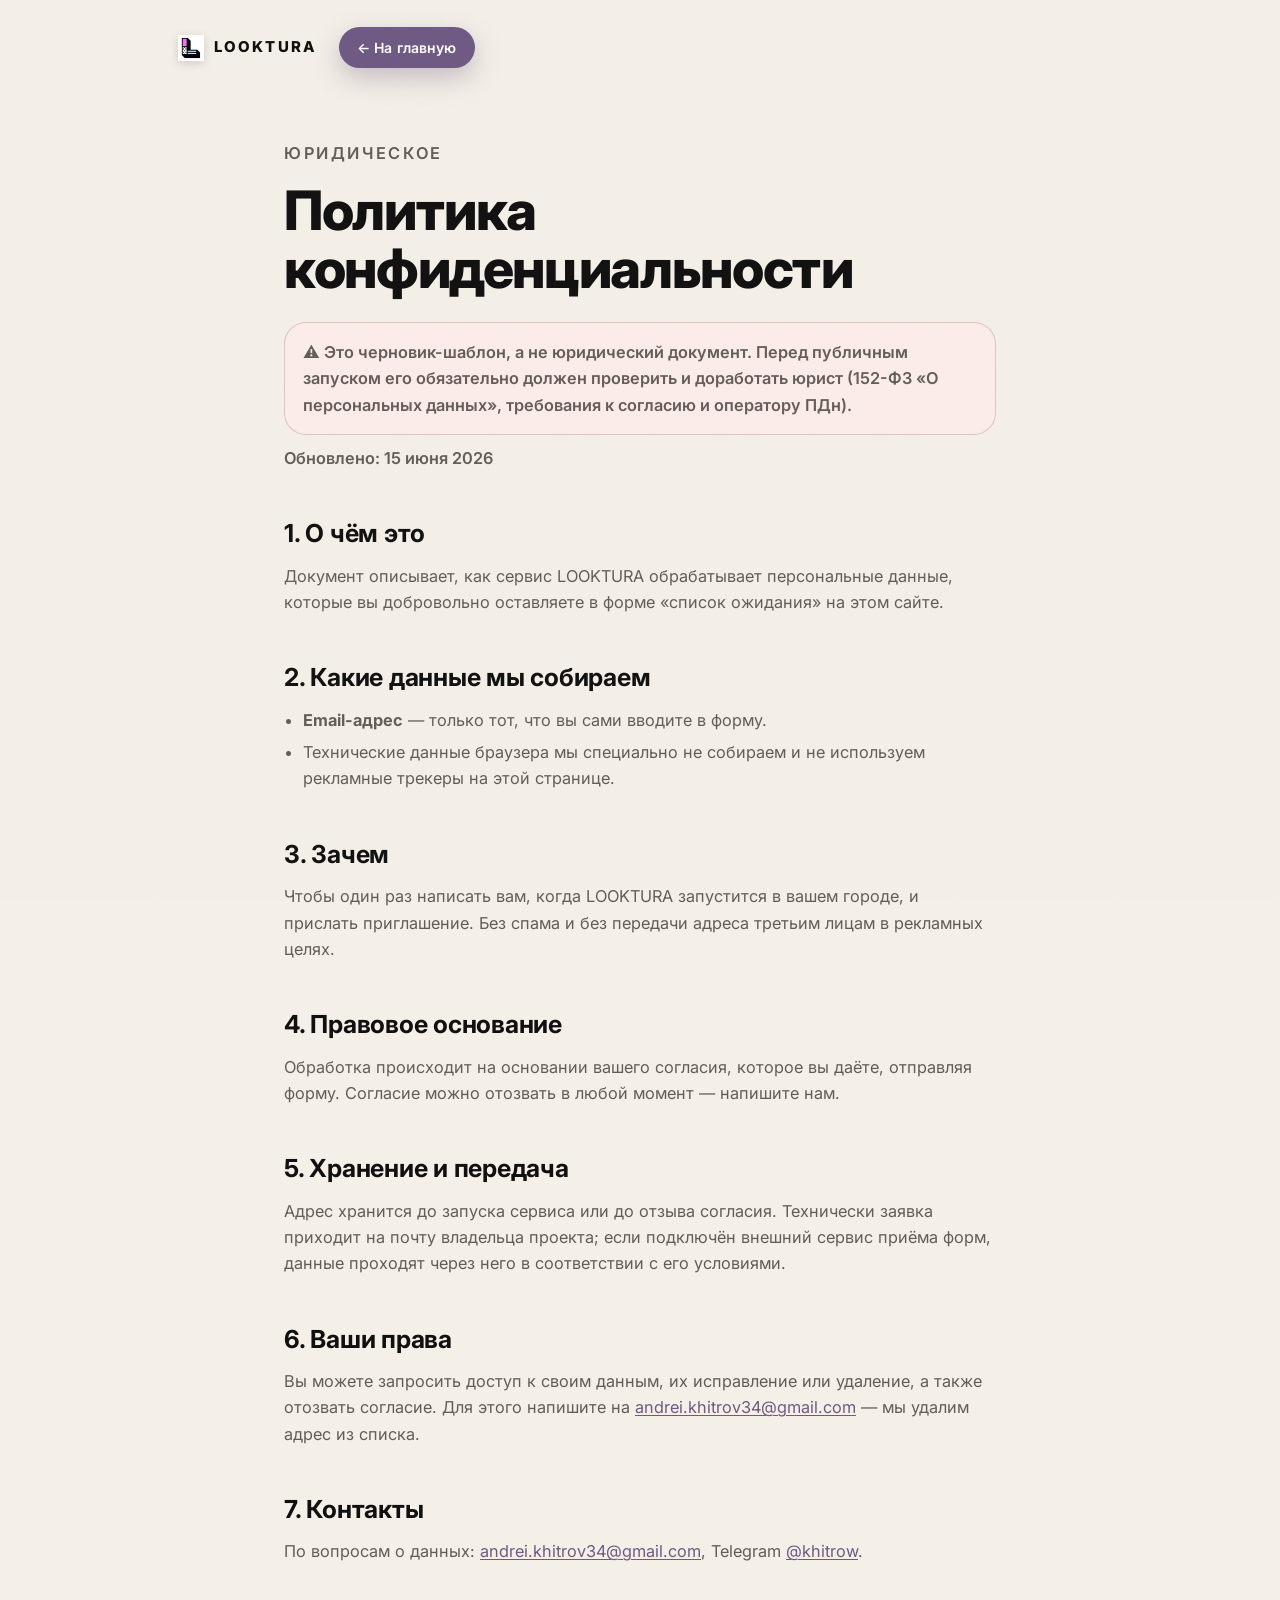
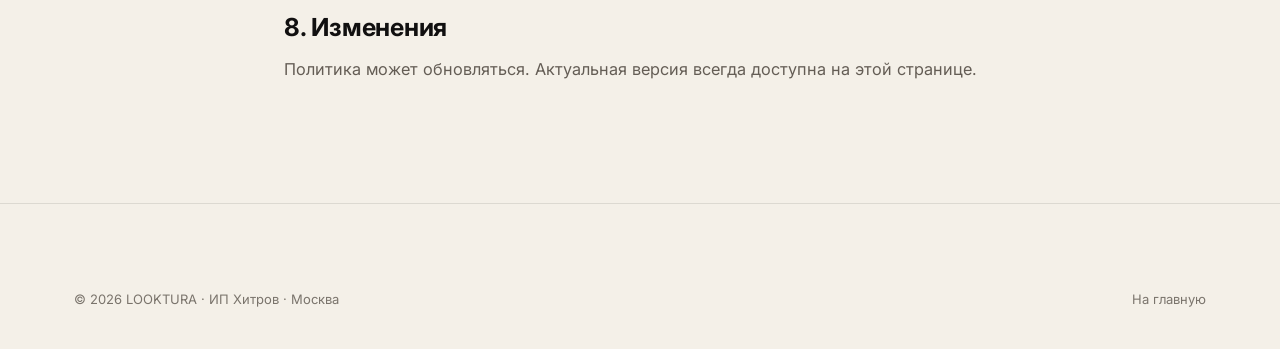
<file: privacy.html>
<!DOCTYPE html>
<html lang="ru" class="no-js">
<head>
<meta charset="UTF-8" />
<meta name="viewport" content="width=device-width, initial-scale=1, viewport-fit=cover" />
<title>Политика конфиденциальности — LOOKTURA</title>
<meta name="description" content="Как LOOKTURA обрабатывает email, оставленный в форме списка ожидания." />
<meta name="theme-color" content="#F4F0E8" />
<meta name="robots" content="noindex" />
<link rel="preconnect" href="https://fonts.googleapis.com" />
<link rel="preconnect" href="https://fonts.gstatic.com" crossorigin />
<link href="https://fonts.googleapis.com/css2?family=Inter:wght@400;500;600;700;800&display=swap" rel="stylesheet" />
<link rel="icon" type="image/svg+xml" href="assets/favicon.svg" />
<link rel="stylesheet" href="home.css?v=112" />
<style>
  .legal{max-width:760px;margin:0 auto;padding:140px 24px 100px}
  .legal h1{font-weight:800;font-size:clamp(2.1rem,5.4vw,3.4rem);line-height:1.06;letter-spacing:-.025em;margin:14px 0 0;color:var(--ink)}
  .legal h2{font-weight:700;font-size:clamp(1.25rem,2.4vw,1.55rem);margin:44px 0 10px;letter-spacing:-.01em;color:var(--ink)}
  .legal p,.legal li{color:#645D55;line-height:1.62;font-size:1.02rem}
  .legal ul{padding-left:1.2em;margin:8px 0}
  .legal li{margin:6px 0}
  .legal a{color:var(--accent-deep);text-decoration:underline;text-underline-offset:2px}
  .legal-draft{background:#FBEDE9;border:1px solid rgba(140,47,35,.22);color:#8C2F23;font-weight:600;
    padding:16px 18px;border-radius:var(--r);margin:24px 0 6px;line-height:1.5}
  .legal-meta{font-size:.92rem;color:var(--muted);font-weight:600;margin-top:10px}
  /* this page has no burger menu — keep the back button at every width */
  .nav__cta{display:inline-flex !important}
  @media (max-width:560px){
    .legal{padding:118px 18px 70px}
    .legal h1{font-size:1.85rem}
  }
</style>
</head>
<body>
<script>document.documentElement.classList.remove('no-js');document.documentElement.classList.add('js');</script>

<header class="nav" id="nav">
  <div class="nav__pill">
    <a class="nav__logo" href="index.html" aria-label="LOOKTURA — на главную">
      <img class="mark" src="assets/logo.svg" alt="" aria-hidden="true" />
      <span class="nav__word">LOOKTURA</span>
    </a>
    <a class="btn nav__cta" href="index.html">← На главную</a>
  </div>
</header>

<main class="legal">
  <p class="eyebrow">Юридическое</p>
  <h1>Политика конфиденциальности</h1>
  <p class="legal-draft">⚠ Это черновик-шаблон, а не юридический документ. Перед публичным запуском его обязательно должен проверить и доработать юрист (152-ФЗ «О персональных данных», требования к согласию и оператору ПДн).</p>
  <p class="legal-meta">Обновлено: 15 июня 2026</p>

  <h2>1. О чём это</h2>
  <p>Документ описывает, как сервис LOOKTURA обрабатывает персональные данные, которые вы добровольно оставляете в форме «список ожидания» на этом сайте.</p>

  <h2>2. Какие данные мы собираем</h2>
  <ul>
    <li><b>Email-адрес</b> — только тот, что вы сами вводите в форму.</li>
    <li>Технические данные браузера мы специально не собираем и не используем рекламные трекеры на этой странице.</li>
  </ul>

  <h2>3. Зачем</h2>
  <p>Чтобы один раз написать вам, когда LOOKTURA запустится в вашем городе, и прислать приглашение. Без спама и без передачи адреса третьим лицам в рекламных целях.</p>

  <h2>4. Правовое основание</h2>
  <p>Обработка происходит на основании вашего согласия, которое вы даёте, отправляя форму. Согласие можно отозвать в любой момент — напишите нам.</p>

  <h2>5. Хранение и передача</h2>
  <p>Адрес хранится до запуска сервиса или до отзыва согласия. Технически заявка приходит на почту владельца проекта; если подключён внешний сервис приёма форм, данные проходят через него в соответствии с его условиями.</p>

  <h2>6. Ваши права</h2>
  <p>Вы можете запросить доступ к своим данным, их исправление или удаление, а также отозвать согласие. Для этого напишите на <a href="mailto:andrei.khitrov34@gmail.com">andrei.khitrov34@gmail.com</a> — мы удалим адрес из списка.</p>

  <h2>7. Контакты</h2>
  <p>По вопросам о данных: <a href="mailto:andrei.khitrov34@gmail.com">andrei.khitrov34@gmail.com</a>, Telegram <a href="https://t.me/khitrow" target="_blank" rel="noopener">@khitrow</a>.</p>

  <h2>8. Изменения</h2>
  <p>Политика может обновляться. Актуальная версия всегда доступна на этой странице.</p>
</main>

<footer class="foot">
  <div class="wrap">
    <div class="foot__bottom" style="margin-top:0;border-top:none">
      <span>© 2026 LOOKTURA · ИП Хитров · Москва</span>
      <a href="index.html">На главную</a>
    </div>
  </div>
</footer>
</body>
</html>
</file>
<file: home.css>
/* ============================================================
   LOOKTURA — landing
   Light, premium, liquid-glass. Brand tokens from the app
   (Theme.swift ivory). Inter throughout. One light theme, locked.
   "Liquid glass" here is a web frosted-glass APPROXIMATION
   (backdrop-filter + inner highlight), not Apple's native material.
   ============================================================ */

:root{
  --ivory:#F4F0E8;
  --surface:#FFFFFF;
  --ink:#111010;
  --muted:#7A746C;
  --line:rgba(17,16,16,.10);
  --pill:#E8E3D8;
  --stage:#EAE3D3;

  --accent:#9E8BAF;       /* lavender (brand accent, locked) */
  --accent-deep:#6E5A82;  /* CTA */
  --pop:#C7E04A;          /* lime — used very sparingly */

  --logo-pink:#ED8CED;
  --logo-cyan:#99F2F5;

  --r:22px;
  --r-lg:30px;
  --maxw:1180px;

  --shadow:0 22px 60px rgba(17,16,16,.12);
  --shadow-soft:0 12px 34px rgba(110,90,130,.14);

  --glass-blur:blur(22px) saturate(165%);
}

*{box-sizing:border-box}
html{ -webkit-text-size-adjust:100%; }
body{
  margin:0;
  font-family:Inter,system-ui,-apple-system,Segoe UI,Roboto,sans-serif;
  color:var(--ink);
  background:var(--ivory);
  line-height:1.5;
  -webkit-font-smoothing:antialiased;
  text-rendering:optimizeLegibility;
  overflow-x:hidden;
}
img{max-width:100%;display:block}
a{color:inherit;text-decoration:none}
button{font-family:inherit}
h1,h2,h3,h4,p{margin:0}

.wrap{max-width:var(--maxw);margin:0 auto;padding:0 24px}
.skip{position:absolute;left:-9999px;top:0;background:var(--ink);color:#fff;padding:10px 16px;border-radius:0 0 12px 0;z-index:200}
.skip:focus{left:0}

/* ---- aurora backdrop ------------------------------------- */
.aura{
  position:fixed;inset:0;z-index:-1;pointer-events:none;
  background:
    radial-gradient(46% 40% at 16% 8%,  rgba(158,139,175,.46), transparent 72%),
    radial-gradient(42% 38% at 88% 12%, rgba(153,242,245,.40), transparent 72%),
    radial-gradient(50% 46% at 82% 84%, rgba(237,140,237,.30), transparent 74%),
    radial-gradient(46% 44% at 12% 88%, rgba(199,224,74,.22), transparent 74%),
    var(--ivory);
}
.aura::after{ /* soft veil keeps text legible over the colour blobs */
  content:"";position:absolute;inset:0;
  background:radial-gradient(60% 50% at 50% 30%, rgba(244,240,232,0), rgba(244,240,232,.42) 100%);
}

/* film grain: glues the WebGL render to the page, kills aurora banding */
body::after{
  content:"";position:fixed;inset:0;z-index:90;pointer-events:none;
  background-image:url("data:image/svg+xml,%3Csvg xmlns='http://www.w3.org/2000/svg' width='160' height='160'%3E%3Cfilter id='n'%3E%3CfeTurbulence type='fractalNoise' baseFrequency='0.85' numOctaves='2' stitchTiles='stitch'/%3E%3C/filter%3E%3Crect width='160' height='160' filter='url(%23n)'/%3E%3C/svg%3E");
  background-size:160px 160px;opacity:.032;
}

/* branded chrome: selection + scrollbar (Firefox; macOS overlay bars left alone) */
::selection{background:rgba(154,119,238,.28);color:var(--ink)}
::-moz-selection{background:rgba(154,119,238,.28);color:var(--ink)}
html{scrollbar-width:thin;scrollbar-color:rgba(110,90,130,.45) transparent}
a:focus-visible{outline:2px solid var(--accent-deep);outline-offset:3px;border-radius:6px}
.faq__q:focus-visible{outline:2px solid var(--accent-deep);outline-offset:-3px;border-radius:calc(var(--r) - 4px)}

/* ---- liquid-glass utility -------------------------------- */
.glass{
  background:
    linear-gradient(135deg, rgba(158,139,175,.10), rgba(153,242,245,.07)),
    linear-gradient(135deg, rgba(255,255,255,.58), rgba(255,255,255,.22)),
    rgba(255,255,255,.16);
  -webkit-backdrop-filter:var(--glass-blur);
  backdrop-filter:var(--glass-blur);
  border:1px solid rgba(255,255,255,.6);
  box-shadow:
    inset 0 1px 0 rgba(255,255,255,.7),
    inset 0 -1px 0 rgba(255,255,255,.18),
    var(--shadow-soft);
}
@media (prefers-reduced-transparency:reduce){
  .glass{ background:rgba(255,255,255,.96); -webkit-backdrop-filter:none; backdrop-filter:none; }
}

/* ---- buttons --------------------------------------------- */
.btn{
  display:inline-flex;align-items:center;justify-content:center;gap:8px;
  padding:13px 22px;border-radius:999px;border:0;cursor:pointer;
  background:var(--accent-deep);color:#fff;
  font-weight:600;font-size:15px;letter-spacing:.01em;
  box-shadow:0 10px 26px rgba(110,90,130,.34);
  transition:transform .18s cubic-bezier(.16,1,.3,1), box-shadow .18s, background .18s;
}
.btn:hover{background:#5d4a70;box-shadow:0 14px 32px rgba(110,90,130,.42);transform:translateY(-1px)}
.btn:active{transform:translateY(1px) scale(.99)}
.btn:focus-visible{outline:3px solid rgba(110,90,130,.4);outline-offset:3px}
.btn--lg{padding:16px 30px;font-size:16px}
.btn--dark{background:var(--ink);box-shadow:0 10px 26px rgba(17,16,16,.26)}
.btn--dark:hover{background:#000}

/* ---- type helpers ---------------------------------------- */
.eyebrow{
  font-size:12.5px;font-weight:600;letter-spacing:.16em;text-transform:uppercase;
  color:var(--accent-deep);margin-bottom:16px;
}
.sec__head{max-width:760px;margin:0 auto 56px;text-align:center}
.sec__title{
  font-size:clamp(30px,4.6vw,52px);font-weight:800;letter-spacing:-.025em;line-height:1.04;
}
.sec__lead{margin-top:18px;color:var(--muted);font-size:clamp(16px,1.6vw,19px);line-height:1.6}

/* line-reveal: title lines slide up from under a mask (wrapped by initLineReveal) */
.sec__title .line{display:block;overflow:hidden;padding-bottom:.06em;margin-bottom:-.06em}
.sec__title .line__in{display:block;transform:translateY(112%);transition:transform .8s cubic-bezier(.16,1,.3,1)}
.rv.in .sec__title .line__in,.sec__title.rv.in .line__in{transform:none}
.sec__title .line:nth-child(2) .line__in{transition-delay:.09s}

/* ---- nav ------------------------------------------------- */
.nav{position:fixed;top:18px;left:0;right:0;z-index:120;display:flex;justify-content:center;padding:0 16px;
  transition:transform .4s cubic-bezier(.16,1,.3,1), opacity .4s}
.nav.is-hidden{transform:translateY(-130%);opacity:0}
.nav__pill{display:flex;align-items:center;gap:22px;padding:9px 9px 9px 18px;border-radius:999px;width:min(960px,100%)}
.nav__logo{display:flex;align-items:center;gap:10px}
.nav__logo .mark{width:26px;height:26px;filter:drop-shadow(0 2px 4px rgba(17,16,16,.16))}
.nav__word{font-weight:800;letter-spacing:.14em;font-size:15px}
.nav__links{display:flex;gap:24px;margin-left:auto}
.nav__links a{position:relative;font-size:14.5px;font-weight:500;color:var(--ink);opacity:.78;transition:opacity .2s}
.nav__links a:hover{opacity:1}
/* gradient underline: slides in on hover, stays on the section in view (scrollspy) */
.nav__links a::after{content:"";position:absolute;left:0;right:0;bottom:-6px;height:2px;border-radius:2px;
  background:linear-gradient(90deg,#EB74F4,#9A77EE 50%,#46AEE8);
  transform:scaleX(0);transform-origin:left center;transition:transform .25s cubic-bezier(.16,1,.3,1)}
.nav__links a:hover::after,.nav__links a.active::after{transform:scaleX(1)}
.nav__links a.active{opacity:1}
.nav__cta{padding:10px 18px;font-size:14px}
.nav__burger{display:none;width:42px;height:42px;border-radius:50%;border:1px solid var(--line);background:rgba(255,255,255,.6);position:relative;margin-left:auto}
.nav__burger span{position:absolute;left:11px;right:11px;height:2px;background:var(--ink);border-radius:2px;transition:.25s}
.nav__burger span:first-child{top:16px}.nav__burger span:last-child{top:24px}
.nav.menu-open .nav__burger span:first-child{top:20px;transform:rotate(45deg)}
.nav.menu-open .nav__burger span:last-child{top:20px;transform:rotate(-45deg)}

/* ---- hero / ring carousel -------------------------------- */
.hero{position:relative}
.hero__pin{position:relative;height:100vh;overflow:hidden}
.ring{position:absolute;left:0;right:0;top:0;bottom:0;z-index:1}
.ring canvas{display:block}

.hero__copy{
  position:absolute;left:0;right:0;top:clamp(104px,14vh,156px);z-index:3;
  text-align:center;padding:0 24px;pointer-events:none;
}
.hero__brand{
  margin:0;font-family:"SF Pro Display","SF Pro Text",-apple-system,BlinkMacSystemFont,Inter,sans-serif;
  font-weight:800;font-size:clamp(54px,12.5vw,138px);line-height:.9;letter-spacing:-.02em;
  background:linear-gradient(102deg,#EB74F4 0%,#9A77EE 44%,#46AEE8 80%,#86F8FE 100%);
  -webkit-background-clip:text;background-clip:text;
  color:transparent;-webkit-text-fill-color:transparent;
}
.hero__sub{margin:10px auto 0;max-width:420px;color:var(--muted);font-size:clamp(15px,1.7vw,19px);font-weight:500}

.ringcap{
  position:absolute;left:0;right:0;bottom:clamp(60px,8vh,88px);z-index:3;
  text-align:center;padding:0 24px;pointer-events:none;
  display:flex;flex-direction:column;gap:4px;
}
.ringcap__t{font-weight:700;font-size:clamp(18px,2.2vw,24px);letter-spacing:-.02em;
  opacity:0;transform:translateY(8px);transition:opacity .45s, transform .45s}
.ringcap__s{color:var(--muted);font-size:15px;opacity:0;transform:translateY(8px);
  transition:opacity .45s .05s, transform .45s .05s}
.ringcap.show .ringcap__t,.ringcap.show .ringcap__s{opacity:1;transform:none}

.dots{position:absolute;left:0;right:0;bottom:clamp(28px,4vh,44px);z-index:3;
  display:flex;gap:9px;justify-content:center;pointer-events:none}
.dots span{width:7px;height:7px;border-radius:999px;background:rgba(17,16,16,.2);transition:.3s}
.dots span.on{width:26px;background:var(--accent-deep)}

/* route screen — dynamic iridescent highlight (glow halo + shimmering caption) */
.ring__glow{
  position:absolute;left:50%;top:54%;width:62vmin;height:62vmin;
  transform:translate(-50%,-50%);z-index:0;pointer-events:none;border-radius:50%;
  opacity:0;transition:opacity .7s ease;
  background:conic-gradient(from 0deg,#EB74F4,#86F8FE,#9A77EE,#C7E04A,#EB74F4);
  filter:blur(72px);
}
.hero__pin.route-on .ring__glow{opacity:.5;animation:glowspin 9s linear infinite}
@keyframes glowspin{to{transform:translate(-50%,-50%) rotate(360deg)}}
.ringcap.route .ringcap__t{
  background:linear-gradient(100deg,#EB74F4,#9A77EE,#46AEE8,#86F8FE,#EB74F4);
  background-size:300% 100%;-webkit-background-clip:text;background-clip:text;
  color:transparent;-webkit-text-fill-color:transparent;animation:capshimmer 4.5s linear infinite;
}
@keyframes capshimmer{to{background-position:300% 0}}
@media (prefers-reduced-motion:reduce){
  .hero__pin.route-on .ring__glow{animation:none}
  .ringcap.route .ringcap__t{animation:none}
}

/* ---- sections shared ------------------------------------- */
.how,.why,.faq,.boutiques,.start{padding:clamp(80px,12vh,140px) 0}
.lenta{padding:clamp(80px,12vh,140px) 0 clamp(56px,8vh,90px)}
.final{padding:clamp(40px,8vh,90px) 0 clamp(80px,12vh,130px)}

/* a little app-style colour so the lower sections don't read flat / monochrome */
.define{background:radial-gradient(70% 120% at 50% 50%, rgba(158,139,175,.10), transparent 72%)}
.how{background:radial-gradient(95% 75% at 50% -12%, rgba(158,139,175,.15), transparent 60%)}
.lenta{background:radial-gradient(95% 72% at 50% 6%, rgba(237,140,237,.12), transparent 62%)}
.boutiques{background:radial-gradient(92% 70% at 50% 50%, rgba(153,242,245,.17), transparent 62%)}
.why{background:radial-gradient(86% 62% at 50% 50%, rgba(199,224,74,.14), transparent 60%)}
/* hairline chapter dividers */
.boutiques,.why,.faq{position:relative}
.boutiques::before,.why::before,.faq::before{content:"";position:absolute;top:0;left:50%;
  transform:translateX(-50%);width:min(760px,78vw);height:1px;
  background:linear-gradient(90deg,transparent,rgba(17,16,16,.10) 18%,rgba(17,16,16,.10) 82%,transparent)}
.start{background:radial-gradient(86% 66% at 50% 50%, rgba(158,139,175,.14), transparent 62%)}
.faq{background:radial-gradient(88% 56% at 50% 0%, rgba(153,242,245,.12), transparent 60%)}
.final{background:radial-gradient(82% 62% at 50% 64%, rgba(237,140,237,.12), transparent 62%)}

/* "магазинам" CTA band at the end of the landing */
.forstores{padding:clamp(10px,2vh,24px) 0 clamp(70px,10vh,120px)}
.forstores__card{display:flex;align-items:center;justify-content:space-between;gap:28px;
  border-radius:var(--r-lg);padding:clamp(28px,4vw,46px);text-decoration:none;color:inherit;
  transition:transform .2s cubic-bezier(.16,1,.3,1),box-shadow .2s}
.forstores__card:hover{transform:translateY(-2px);box-shadow:0 26px 60px rgba(110,90,130,.20)}
.forstores__t{font-size:clamp(22px,2.7vw,32px);font-weight:800;letter-spacing:-.025em;margin-top:4px;line-height:1.05}
.forstores__p{margin-top:10px;color:var(--muted);font-size:16px;max-width:52ch;line-height:1.55}
.forstores__btn{flex:0 0 auto;pointer-events:none;white-space:nowrap}
.forstores__btn .arr{display:inline-block;transition:transform .3s cubic-bezier(.16,1,.3,1)}
@media(hover:hover){.forstores__card:hover .arr{transform:translateX(4px)}}
@media(max-width:760px){
  .hero__copy{top:84px}
  .forstores__card{flex-direction:column;align-items:flex-start;gap:22px}
  .forstores__btn{width:100%}
}

/* how it works */
.steps{display:grid;grid-template-columns:repeat(3,1fr);gap:22px;counter-reset:step}
.step{position:relative;padding:34px 30px;border-radius:var(--r-lg);counter-increment:step;
  background:linear-gradient(155deg,rgba(255,255,255,.62),rgba(158,139,175,.13));
  border:1px solid var(--line);box-shadow:var(--shadow-soft);
  -webkit-backdrop-filter:blur(10px);backdrop-filter:blur(10px)}
.step::after{content:"";position:absolute;inset:0;border-radius:var(--r-lg);
  box-shadow:0 26px 56px rgba(110,90,130,.22);opacity:0;transition:opacity .35s;pointer-events:none}
/* big gradient step numeral, top-right */
.step::before{content:"0" counter(step);position:absolute;top:22px;right:26px;
  font-size:40px;font-weight:800;letter-spacing:-.03em;line-height:1;
  background:linear-gradient(110deg,#EB74F4,#9A77EE 55%,#46AEE8);
  -webkit-background-clip:text;background-clip:text;color:transparent;-webkit-text-fill-color:transparent;
  opacity:.9;pointer-events:none}
.step__k{display:inline-block;font-size:22px;font-weight:800;letter-spacing:-.02em;margin-bottom:12px}
.step__k::after{content:"";display:block;width:30px;height:3px;border-radius:3px;background:var(--pop);margin-top:10px;
  transform:scaleX(0);transform-origin:0 50%;transition:transform .6s cubic-bezier(.16,1,.3,1) .35s}
.step.in .step__k::after{transform:scaleX(1)}
@media(hover:hover){
  .step:hover{transform:translateY(-4px);transition:opacity .7s cubic-bezier(.16,1,.3,1),transform .35s cubic-bezier(.16,1,.3,1);transition-delay:0s}
  .step:hover::after{opacity:1}
}
.step__p{color:var(--muted);font-size:16px;line-height:1.6}

/* 2 · definition strip — the manifesto reads itself word by word (scrub) */
.define{text-align:center}
.define__t{max-width:840px;margin:0 auto;padding:0 20px;font-size:clamp(19px,2.4vw,28px);font-weight:600;
  letter-spacing:-.02em;line-height:1.34;color:#2a2724;opacity:1}
.define__t .w{display:inline-block;will-change:opacity}

/* 4 · лента — label-free lookbook rail (draggable on desktop) */
.lenta .sec__head{margin-bottom:40px}
.feed{display:flex;gap:16px;overflow-x:auto;scroll-snap-type:x mandatory;
  padding:6px clamp(20px,6vw,80px) 16px;-webkit-overflow-scrolling:touch;scrollbar-width:none}
.feed::-webkit-scrollbar{display:none}
@media(hover:hover) and (pointer:fine){
  .feed{cursor:grab;scroll-snap-type:none;user-select:none;-webkit-user-select:none}
  .feed.is-drag{cursor:grabbing}
  .feed.is-drag img{pointer-events:none}
}
/* glass "drag me" pill that follows the cursor over the rail (GSAP drives transform) */
.ctip{position:fixed;left:0;top:0;z-index:95;pointer-events:none;display:flex;align-items:center;gap:8px;
  padding:10px 16px;border-radius:999px;font-size:12.5px;font-weight:600;letter-spacing:.1em;
  text-transform:uppercase;color:var(--ink);opacity:0;will-change:transform}
.feed img{flex:0 0 auto;width:clamp(208px,23vw,280px);height:clamp(286px,30vw,378px);
  object-fit:cover;border-radius:22px;scroll-snap-align:start;
  box-shadow:var(--shadow-soft);border:1px solid rgba(255,255,255,.55)}
.feed__cap{margin:16px auto 0;text-align:center;color:var(--muted);font-size:14.5px;
  max-width:var(--maxw);padding:0 24px}

/* 5 · бутики */
.boutiques__grid{display:grid;grid-template-columns:1.1fr .9fr;gap:clamp(32px,5vw,64px);align-items:center}
.boutiques__copy .sec__lead{margin-top:16px}
.boutiques__amp{margin-top:24px;font-size:clamp(17px,1.8vw,21px);font-weight:600;
  letter-spacing:-.01em;color:var(--accent-deep);max-width:48ch}
.boutiques__card{border-radius:var(--r-lg);padding:clamp(26px,3vw,38px)}
.bgroup + .bgroup{margin-top:22px}
.bgroup h4{font-size:12px;text-transform:uppercase;letter-spacing:.14em;color:var(--muted);margin-bottom:13px}
.chips{display:flex;flex-wrap:wrap;gap:10px}
.chip{padding:9px 16px;border-radius:999px;background:rgba(255,255,255,.6);
  border:1px solid var(--line);font-weight:600;font-size:14px;color:#2a2724}

/* 7 · честно о старте */
.start__card{max-width:780px;margin:0 auto;border-radius:var(--r-lg);
  padding:clamp(34px,5vw,60px);text-align:center}
.start__card .sec__lead{max-width:62ch;margin-left:auto;margin-right:auto}

/* faq */
.faq__list{max-width:780px;margin:0 auto;display:flex;flex-direction:column;gap:14px}
.faq__item{position:relative;border-radius:var(--r);
  background:linear-gradient(120deg,rgba(255,255,255,.56),rgba(153,242,245,.10));
  border:1px solid var(--line);
  -webkit-backdrop-filter:blur(8px);backdrop-filter:blur(8px);overflow:hidden}
/* items reveal in a small cascade */
.faq__item:nth-child(2){transition-delay:.06s}
.faq__item:nth-child(3){transition-delay:.12s}
.faq__item:nth-child(4){transition-delay:.18s}
.faq__item:nth-child(5){transition-delay:.24s}
/* lavender ring warms up on hover / while open (own layer — no transition conflicts) */
.faq__item::after{content:"";position:absolute;inset:0;border-radius:inherit;
  border:1px solid rgba(110,90,130,.32);opacity:0;transition:opacity .25s ease;pointer-events:none}
.faq__item:hover::after,.faq__item.open::after{opacity:1}
.faq__q{width:100%;display:flex;align-items:center;justify-content:space-between;gap:16px;
  padding:22px 24px;background:none;border:0;text-align:left;cursor:pointer;
  font-size:17px;font-weight:600;color:var(--ink)}
.faq__ico{position:relative;flex:0 0 18px;width:18px;height:18px;transition:transform .35s cubic-bezier(.16,1,.3,1)}
.faq__ico::before,.faq__ico::after{content:"";position:absolute;background:var(--accent-deep);border-radius:2px;transition:.3s}
.faq__ico::before{left:0;right:0;top:8px;height:2px}
.faq__ico::after{top:0;bottom:0;left:8px;width:2px}
.faq__item.open .faq__ico{transform:rotate(90deg)}
.faq__item.open .faq__ico::before{transform:scaleX(0)}
.faq__q:hover .faq__ico::before,.faq__q:hover .faq__ico::after{background:var(--accent)}
.faq__a{display:grid;grid-template-rows:0fr;transition:grid-template-rows .35s cubic-bezier(.16,1,.3,1)}
.faq__item.open .faq__a{grid-template-rows:1fr}
.faq__a-in{overflow:hidden}
.faq__a-in p{padding:0 24px 22px;color:var(--muted);font-size:16px;line-height:1.6;
  opacity:0;transform:translateY(6px);
  transition:opacity .3s ease .12s,transform .3s cubic-bezier(.16,1,.3,1) .12s}
.faq__item.open .faq__a-in p{opacity:1;transform:none}

/* final CTA */
.final__card{max-width:860px;margin:0 auto;border-radius:var(--r-lg);padding:clamp(36px,5vw,64px);text-align:center}
.final__title{font-size:clamp(28px,4.2vw,46px);font-weight:800;letter-spacing:-.025em;line-height:1.05;margin-top:6px}
.final__sub{margin:18px auto 28px;max-width:520px;color:var(--muted);font-size:17px}
.wait{max-width:520px;margin:0 auto}
.wait__row{display:flex;gap:10px}
.wait__input{flex:1;padding:15px 20px;border-radius:999px;border:1px solid var(--line);
  background:#fff;font-size:16px;color:var(--ink);transition:border-color .2s ease,box-shadow .2s ease}
.wait__input::placeholder{color:#9a948b;transition:opacity .2s ease}
.wait__input:hover{border-color:rgba(110,90,130,.35)}
.wait__input:focus{outline:none;border-color:var(--accent-deep);box-shadow:0 0 0 4px rgba(110,90,130,.16)}
.wait__input:focus::placeholder{opacity:.4}
.wait__btn{flex:0 0 auto}
.wait__msg{min-height:20px;margin-top:12px;font-size:14px;font-weight:600;color:var(--accent-deep)}
.wait__msg.err{color:#c0392b}
.wait__consent{margin-top:6px;font-size:12.5px;color:var(--muted)}
.wait__consent a{text-decoration:underline}

/* ---- footer ---------------------------------------------- */
.foot{padding:64px 0 40px;border-top:1px solid var(--line);margin-top:20px}
.foot__grid{display:grid;grid-template-columns:1.6fr 1fr 1fr auto;gap:32px;align-items:start}
.foot__brand .nav__logo{margin-bottom:14px}
.foot__tag{color:var(--muted);font-size:14.5px;max-width:300px;line-height:1.6}
.foot__col h4{font-size:13px;text-transform:uppercase;letter-spacing:.1em;color:var(--muted);margin-bottom:14px}
.foot__col a{display:block;font-size:15px;margin-bottom:10px;opacity:.85}
.foot__col a:hover{opacity:1;color:var(--accent-deep)}
.foot__cta{align-self:center}
.foot__bottom{display:flex;justify-content:space-between;gap:16px;flex-wrap:wrap;margin-top:46px;
  padding-top:22px;border-top:1px solid var(--line);font-size:13px;color:var(--muted)}

/* ---- mobile menu ----------------------------------------- */
.menu{position:fixed;inset:0;z-index:110;background:rgba(244,240,232,.82);
  -webkit-backdrop-filter:blur(22px);backdrop-filter:blur(22px);
  display:flex;flex-direction:column;justify-content:center;gap:8px;padding:32px;
  opacity:0;visibility:hidden;transition:.35s}
.menu.open{opacity:1;visibility:visible}
.menu__nav{display:flex;flex-direction:column;gap:6px}
.menu__nav a{font-size:32px;font-weight:800;letter-spacing:-.02em;padding:10px 0;
  opacity:0;transform:translateY(16px);
  transition:opacity .45s cubic-bezier(.16,1,.3,1),transform .45s cubic-bezier(.16,1,.3,1)}
.menu.open .menu__nav a{opacity:1;transform:none}
.menu.open .menu__nav a:nth-child(2){transition-delay:.05s}
.menu.open .menu__nav a:nth-child(3){transition-delay:.1s}
.menu.open .menu__nav a:nth-child(4){transition-delay:.15s}
.menu.open .menu__nav a:nth-child(5){transition-delay:.2s}
.menu__cta{margin-top:24px;align-self:flex-start;opacity:0;transform:translateY(16px);
  transition:opacity .45s cubic-bezier(.16,1,.3,1) .25s,transform .45s cubic-bezier(.16,1,.3,1) .25s}
.menu.open .menu__cta{opacity:1;transform:none}

/* ---- no-webgl fallback ----------------------------------- */
.fallgrid{display:grid;grid-template-columns:repeat(3,minmax(0,1fr));gap:18px;max-width:1000px;margin:0 auto;padding:120px 24px 48px}
.fallphone{margin:0;border-radius:28px;overflow:hidden;box-shadow:var(--shadow);background:#fff;border:1px solid rgba(255,255,255,.6)}
.fallphone img{width:100%;height:auto;display:block}
@media(max-width:760px){.fallgrid{grid-template-columns:1fr 1fr}}
@media(max-width:480px){.fallgrid{grid-template-columns:1fr;max-width:340px}}

/* ---- readability: body copy a notch darker than --muted --- */
.sec__lead,.step__p,.faq__a-in p,.final__sub,.forstores__p,.feed__cap{color:#645D55}

/* ---- reveal ---------------------------------------------- */
.rv{opacity:0;transform:translateY(22px);transition:opacity .7s cubic-bezier(.16,1,.3,1),transform .7s cubic-bezier(.16,1,.3,1)}
.rv.in{opacity:1;transform:none}
.rv[data-d="1"]{transition-delay:.08s}
.rv[data-d="2"]{transition-delay:.16s}

/* ---- responsive ------------------------------------------ */
@media (max-width:860px){
  .nav__links,.nav__cta{display:none}
  .nav__burger{display:block}
  .nav__pill{gap:12px}
  .steps{grid-template-columns:1fr;gap:16px}
  .boutiques__grid{grid-template-columns:1fr;gap:30px}
  .foot__grid{grid-template-columns:1fr 1fr;gap:26px}
  .foot__brand{grid-column:1/-1}
  .foot__cta{grid-column:1/-1;justify-self:start}
}
@media (max-width:560px){
  .wrap{padding:0 18px}
  .hero__copy{top:76px}
  .wait__row{flex-direction:column}
  .wait__btn{width:100%}
  .foot__grid{grid-template-columns:1fr}

  /* ---- mobile reading pass: tighter rhythm, editorial left-align,
         thumb-sized targets — phones read top-to-bottom, not centre-out ---- */
  .how,.why,.faq,.boutiques,.start{padding:60px 0}
  .lenta{padding:60px 0 40px}
  .final{padding:36px 0 64px}
  .sec__head{margin-bottom:32px;text-align:left}
  .sec__title{font-size:clamp(29px,8.6vw,35px);line-height:1.08}
  .sec__lead{font-size:16.5px;line-height:1.6;margin-top:12px}
  .eyebrow{margin-bottom:12px}
  .define__t{font-size:20px;line-height:1.45}
  .step{padding:24px 20px 26px}
  .step::before{font-size:30px;top:18px;right:20px}
  .step__k{font-size:20px}
  .step__p{font-size:15.5px}
  .feed{gap:12px;padding:6px 18px 14px}
  .feed img{width:min(64vw,240px);height:min(88vw,330px)}
  .feed__cap{font-size:13.5px;text-align:left;padding:0 18px}
  .boutiques__card{padding:22px 20px}
  .chip{padding:8px 14px;font-size:13.5px}
  .faq__q{padding:19px 18px;font-size:16.5px}
  .faq__a-in p{padding:0 18px 20px;font-size:15.5px}
  .final__card{padding:32px 20px}
  .final__title{font-size:clamp(29px,8.6vw,34px)}
  .final__sub{font-size:16px;margin:14px auto 22px}
  .start__card{text-align:left;padding:28px 22px}
  .forstores__card{padding:24px 20px}
  .forstores__t{font-size:clamp(21px,6.4vw,26px)}
}

/* ---- reduced motion -------------------------------------- */
@media (prefers-reduced-motion:reduce){
  .rv{opacity:1;transform:none;transition:none}
  .ringcap__t,.ringcap__s{transition:none}
  .sec__title .line__in{transform:none;transition:none}
  .step .step__k::after{transform:none;transition:none}
  .step:hover{transform:none}
  .faq__item{transition-delay:0s}
  .faq__ico{transition:none}
  .faq__a-in p{opacity:1;transform:none;transition:none}
  .forstores__card:hover .arr{transform:none}
  .nav__links a::after{transition:none}
  .menu__nav a,.menu__cta{opacity:1;transform:none;transition:none}
}
</file>
